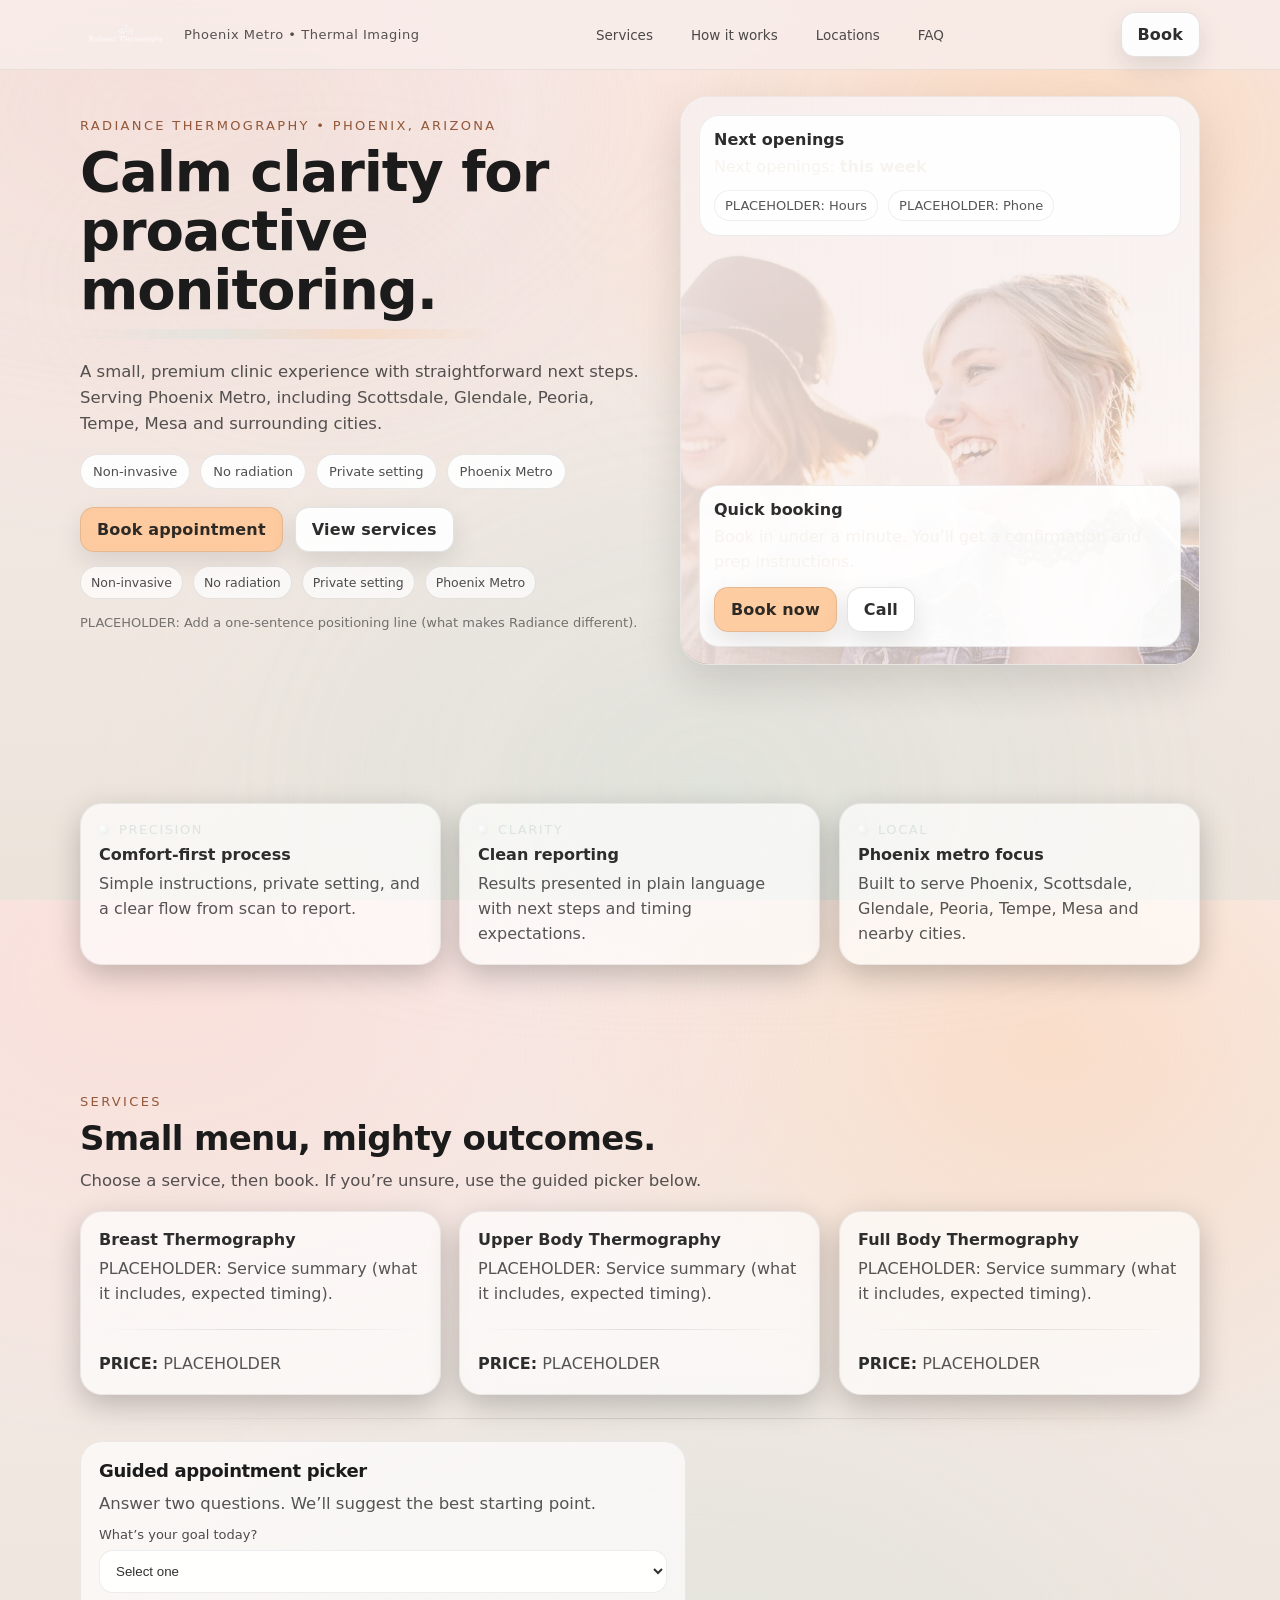
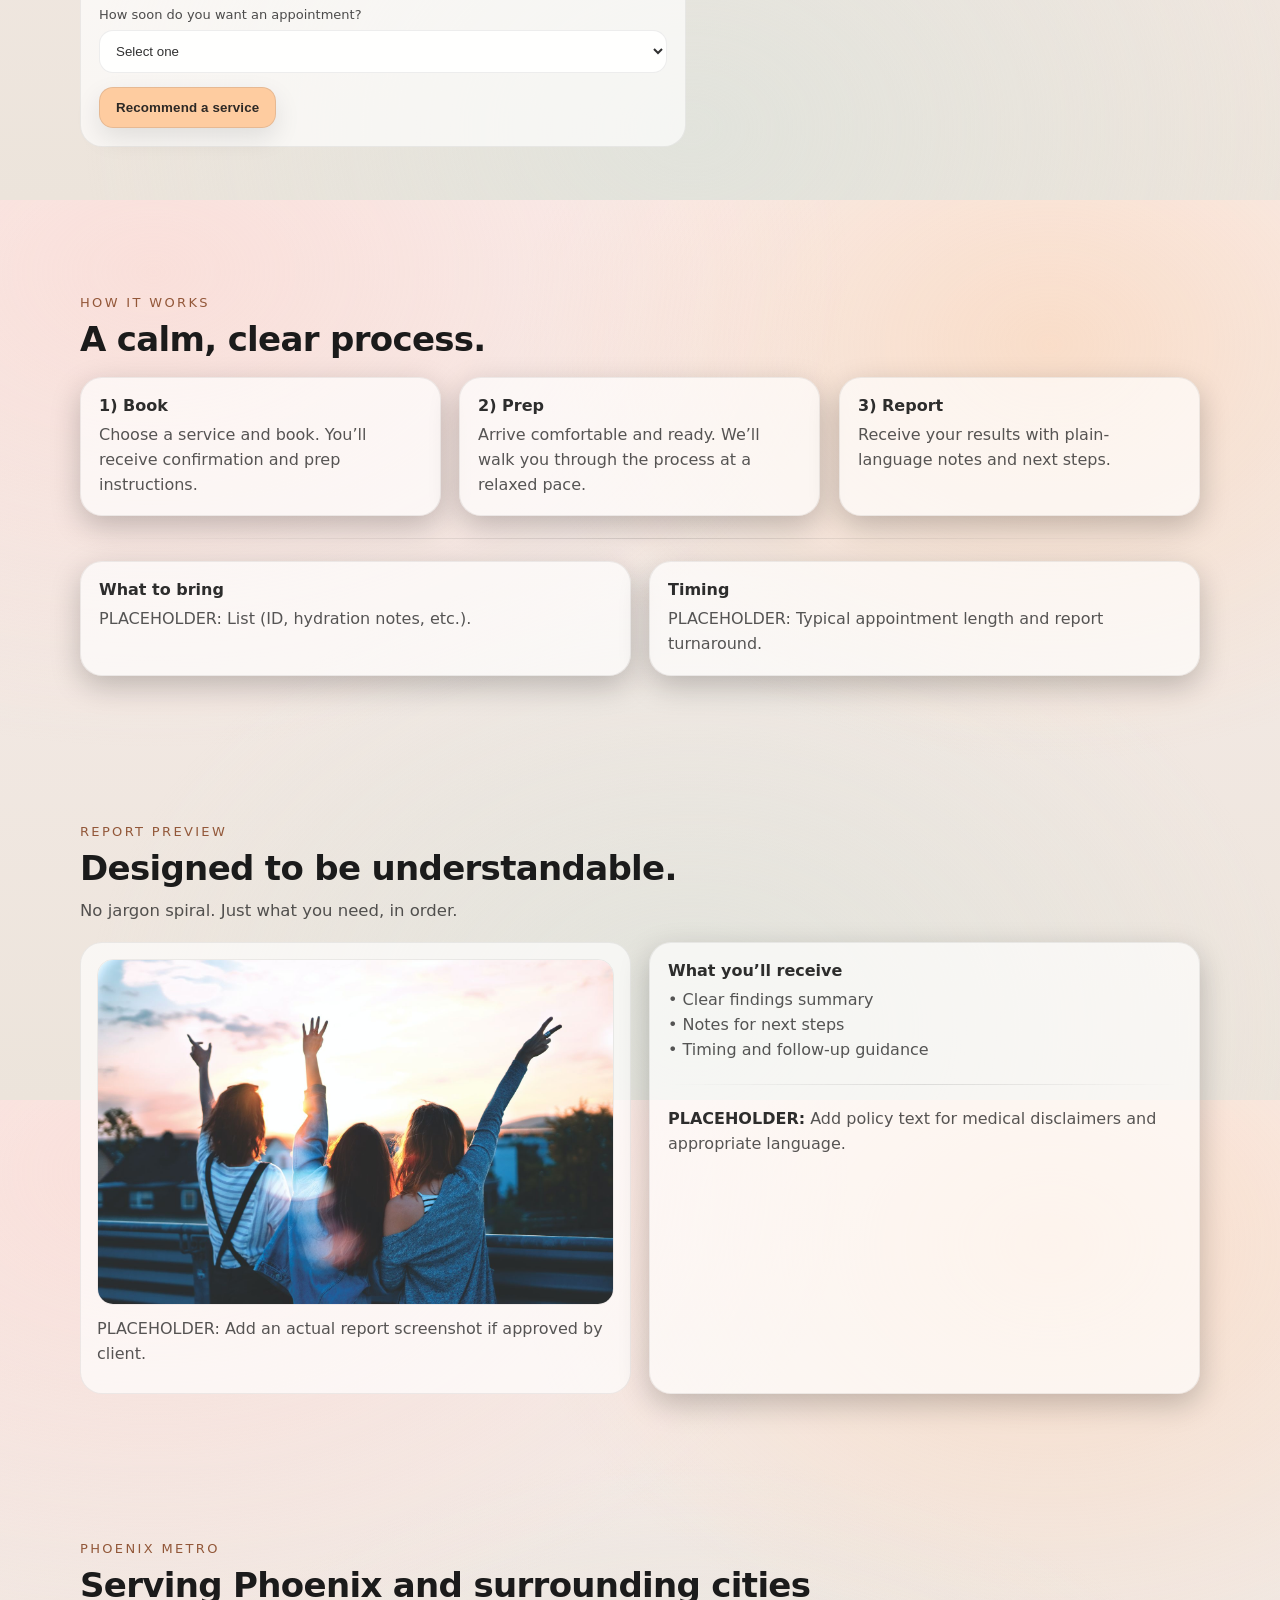
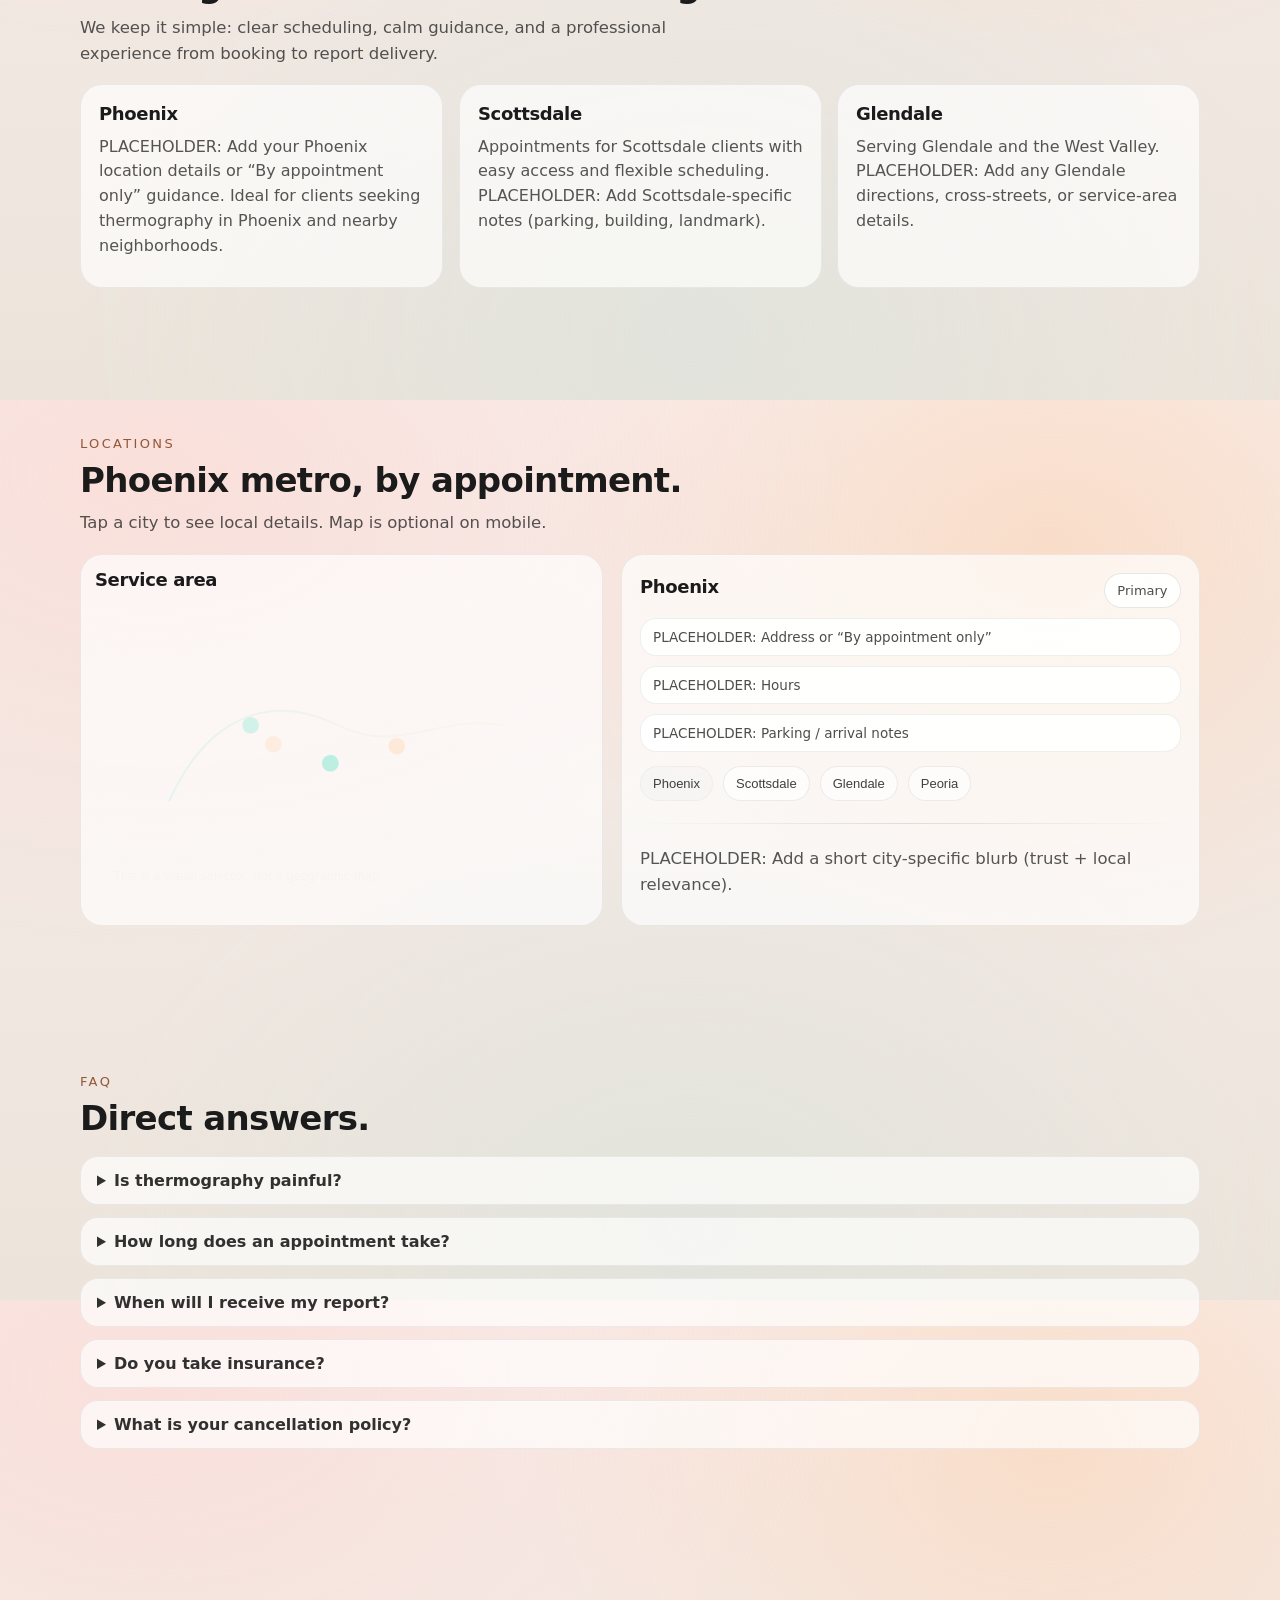
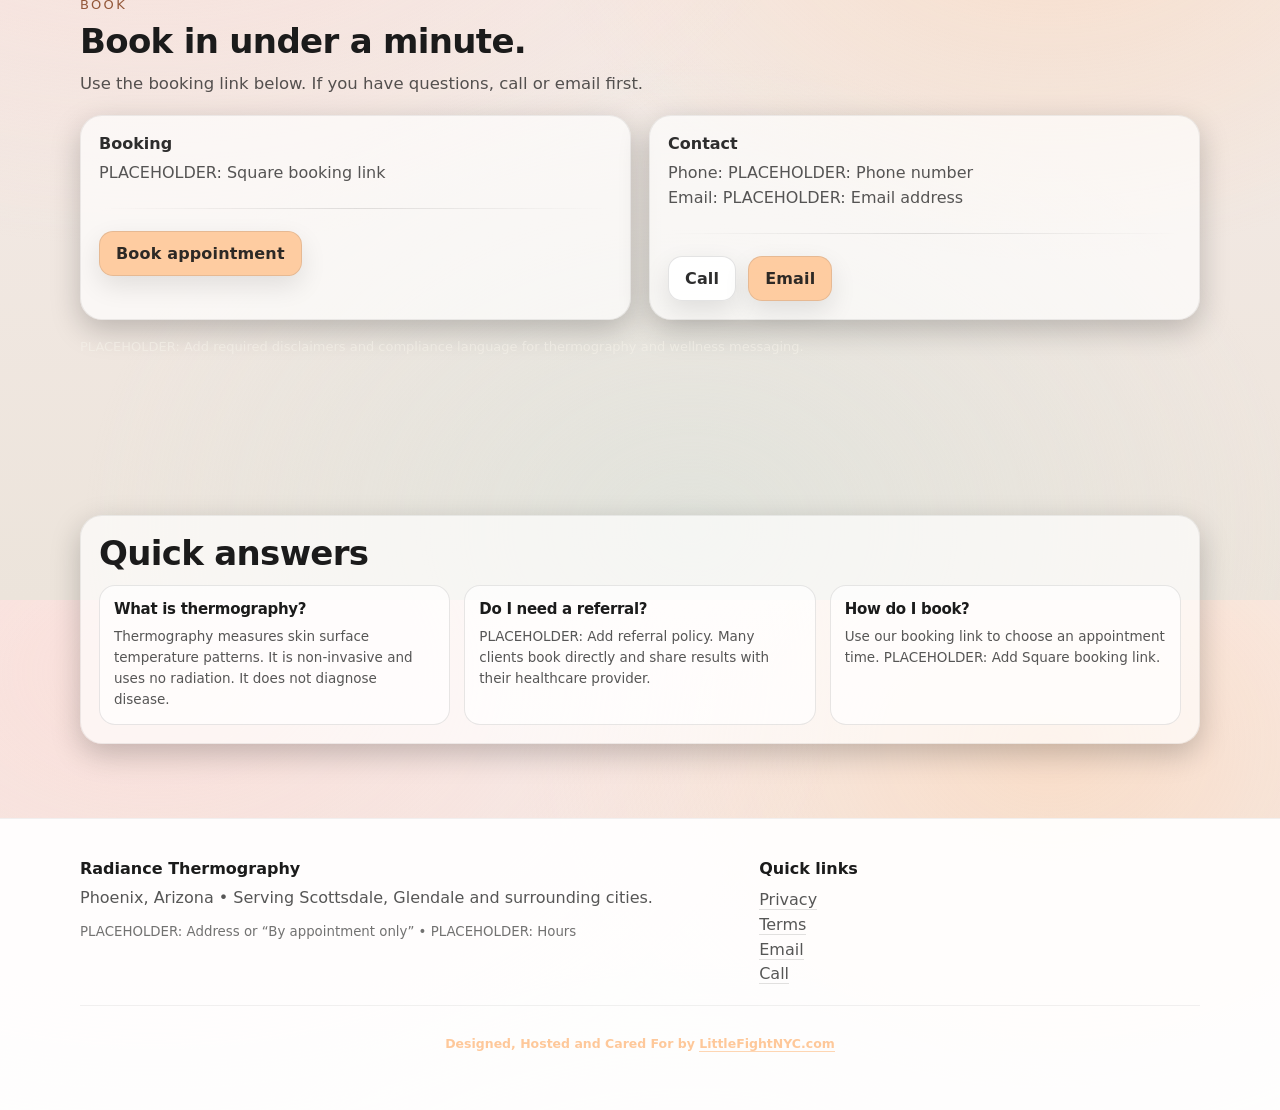
<file: index.html>
<!doctype html>
<html lang="en">
<head>
  <meta charset="utf-8" />
  <meta name="viewport" content="width=device-width,initial-scale=1" />
  <title>Radiance Thermography | Phoenix Thermography & Thermal Imaging</title>
  <meta name="description" content="Radiance Thermography in Phoenix, Arizona. Non-invasive thermal imaging with clear reporting. Serving Phoenix Metro including Glendale, Scottsdale and surrounding cities." />
  <link rel="canonical" href="https://PLACEHOLDER-DOMAIN.com/" />

  <!-- Social -->
  <meta property="og:title" content="Radiance Thermography | Phoenix Thermography & Thermal Imaging" />
  <meta property="og:description" content="Non-invasive thermal imaging with clear reporting. Serving Phoenix Metro." />
  <meta property="og:type" content="website" />
  <meta property="og:url" content="https://PLACEHOLDER-DOMAIN.com/" />
  <meta property="og:image" content="https://PLACEHOLDER-DOMAIN.com/assets/img/hero-1200.jpg" />
  <meta name="twitter:card" content="summary_large_image" />

  <!-- Icons -->
  <link rel="icon" type="image/png" href="./assets/img/favicon-64.png" />
  <link rel="apple-touch-icon" href="./assets/img/apple-touch-icon.png" />

  <link rel="stylesheet" href="./styles.css" />
</head>
<body data-build="v6-pastel">
  <div class="ambient" aria-hidden="true"></div>

  <header class="header">
    <div class="container">
      <div class="headerInner">
        <a class="brand" href="#top" aria-label="Radiance Thermography home">
          <img height="800" width="1200" loading="lazy" decoding="async" src="./assets/img/logo.png" alt="Radiance Thermography" />
          <span>Phoenix Metro • Thermal Imaging</span>
        </a>

        <nav class="nav" aria-label="Primary navigation">
          <a href="#services">Services</a>
          <a href="#how">How it works</a>
          <a href="#locations">Locations</a>
          <a href="#faq">FAQ</a>
        </nav>

        <div class="navActions">
          <a class="btn btn--ghost" href="#book">Book</a>
          <button class="iconBtn" id="navToggle" aria-expanded="false" aria-controls="mobileNav">Menu</button>
        </div>
      </div>

      <div class="mobileNav" id="mobileNav" aria-label="Mobile navigation">
        <a href="#services">Services</a>
        <a href="#how">How it works</a>
        <a href="#locations">Locations</a>
        <a href="#faq">FAQ</a>
        <a href="#book">Book</a>
      </div>
    </div>
  </header>

  <main id="top">

    <!-- HERO -->
    <section class="section section--hero section is-active" id="hero">
      <div class="spotlight" aria-hidden="true"></div>
      <div class="container">
        <div class="heroGrid">
          <div class="heroCopy reveal">
            <div class="kicker">Radiance Thermography • Phoenix, Arizona</div>
            <h1 class="heroTitle">
              Calm clarity for proactive monitoring.
              <span class="heroUnderline" aria-hidden="true"></span>
            </h1>
            <p class="lead">
              A small, premium clinic experience with straightforward next steps.
              Serving Phoenix Metro, including Scottsdale, Glendale, Peoria, Tempe, Mesa and surrounding cities.
            </p>

            <div class="badgeRow">
              <span class="chip">Non-invasive</span>
              <span class="chip">No radiation</span>
              <span class="chip">Private setting</span>
              <span class="chip">Phoenix Metro</span>
            </div>

            <div style="display:flex; gap:12px; flex-wrap:wrap; margin-top:18px;">
              <a class="btn" href="#book">Book appointment</a>
              <a class="btn btn--ghost" href="#services">View services</a>
            </div>

            <div class="heroTrust" aria-label="Trust highlights">
              <span class="trustPill">Non-invasive</span>
              <span class="trustPill">No radiation</span>
              <span class="trustPill">Private setting</span>
              <span class="trustPill">Phoenix Metro</span>
            </div>

            <p class="fineprint">PLACEHOLDER: Add a one-sentence positioning line (what makes Radiance different).</p>
          </div>

          <aside class="heroPanel reveal" data-tilt>
            <div class="heroPhoto" aria-hidden="true">
              <picture>
                <source type="image/webp" srcset="./assets/img/hero-1200.webp 1200w, ./assets/img/hero-2400.webp 2400w" sizes="(max-width: 920px) 92vw, 46vw">
                <img height="800" width="1200" src="./assets/img/hero-1200.jpg" alt="" loading="eager" decoding="async">
              </picture>
            </div>
            <div class="heroPanelInner">
              <div class="panelCard" data-tilt>
                <div class="panelTitle">Next openings</div>
                <p id="nextOpenings" style="margin:0; color:rgba(245,241,234,.78);">Next openings: <strong>this week</strong></p>
                <div class="panelMeta">
                  <span>PLACEHOLDER: Hours</span>
                  <span>PLACEHOLDER: Phone</span>
                </div>
              </div>

              <div class="panelCard" data-tilt>
                <div class="panelTitle">Quick booking</div>
                <p style="margin:0; color:rgba(245,241,234,.78);">
                  Book in under a minute. You’ll get a confirmation and prep instructions.
                </p>
                <div style="display:flex; gap:10px; margin-top:12px; flex-wrap:wrap;">
                  <a class="btn" href="PLACEHOLDER: Square booking link">Book now</a>
                  <a class="btn btn--ghost" href="tel:PLACEHOLDER-PHONE">Call</a>
                </div>
              </div>

            </div>
          </aside>
        </div>
      </div>
    </section>

    <!-- TRUST -->
    <section class="section section--tight" id="trust">
      <div class="spotlight" aria-hidden="true"></div>
      <div class="container">
        <div class="grid3">
          <div class="card reveal serviceCard" data-tilt>
            <div class="iconLine"><span class="iconDot"></span><span>Precision</span></div>
            <strong>Comfort-first process</strong>
            <p>Simple instructions, private setting, and a clear flow from scan to report.</p>
          </div>
          <div class="card reveal serviceCard" data-tilt>
            <div class="iconLine"><span class="iconDot"></span><span>Clarity</span></div>
            <strong>Clean reporting</strong>
            <p>Results presented in plain language with next steps and timing expectations.</p>
          </div>
          <div class="card reveal serviceCard" data-tilt>
            <div class="iconLine"><span class="iconDot"></span><span>Local</span></div>
            <strong>Phoenix metro focus</strong>
            <p>Built to serve Phoenix, Scottsdale, Glendale, Peoria, Tempe, Mesa and nearby cities.</p>
          </div>
        </div>
      </div>
    </section>

    <!-- SERVICES -->
    <section class="section" id="services">
      <div class="spotlight" aria-hidden="true"></div>
      <div class="container">
        <div class="kicker">Services</div>
        <h2 class="reveal">Small menu, mighty outcomes.</h2>
        <p class="lead reveal">Choose a service, then book. If you’re unsure, use the guided picker below.</p>

        <div class="grid3" style="margin-top:18px;">
          <div class="card reveal serviceCard" data-tilt>
            <strong>Breast Thermography</strong>
            <p>PLACEHOLDER: Service summary (what it includes, expected timing).</p>
            <div class="hr"></div>
            <p><strong>PRICE:</strong> PLACEHOLDER</p>
          </div>
          <div class="card reveal serviceCard" data-tilt>
            <strong>Upper Body Thermography</strong>
            <p>PLACEHOLDER: Service summary (what it includes, expected timing).</p>
            <div class="hr"></div>
            <p><strong>PRICE:</strong> PLACEHOLDER</p>
          </div>
          <div class="card reveal serviceCard" data-tilt>
            <strong>Full Body Thermography</strong>
            <p>PLACEHOLDER: Service summary (what it includes, expected timing).</p>
            <div class="hr"></div>
            <p><strong>PRICE:</strong> PLACEHOLDER</p>
          </div>
        </div>

        <div class="hr"></div>

        <div class="picker">
          <div class="form reveal">
            <h3 style="margin:0 0 10px;">Guided appointment picker</h3>
            <p class="lead" style="margin-top:0;">Answer two questions. We’ll suggest the best starting point.</p>

            <form id="recForm">
              <div class="field">
                <label for="goal">What’s your goal today?</label>
                <select id="goal" required>
                  <option value="" selected disabled>Select one</option>
                  <option value="baseline">Baseline / proactive monitoring</option>
                  <option value="specific">Focused concern (one area)</option>
                  <option value="full">Full body overview</option>
                </select>
              </div>

              <div class="field">
                <label for="timeline">How soon do you want an appointment?</label>
                <select id="timeline" required>
                  <option value="" selected disabled>Select one</option>
                  <option value="soon">This week</option>
                  <option value="month">This month</option>
                  <option value="later">No rush</option>
                </select>
              </div>

              <button class="btn" type="submit">Recommend a service</button>
            </form>
          </div>

          <div class="recommendation reveal" id="recCard" hidden>
            <h3 style="margin:0 0 10px;">Recommendation</h3>
            <p id="recText" class="lead" style="margin-top:0;"> </p>
            <div class="hr"></div>
            <a class="btn" id="recCta" href="#book">Book this service</a>
            <button class="btn btn--ghost" id="whyToggle" style="margin-top:10px;" aria-expanded="false" type="button">Why this recommendation</button>
            <p id="recWhy" class="lead" hidden style="margin-top:10px;"> </p>
          </div>
        </div>

      </div>
    </section>

    <!-- HOW IT WORKS -->
    <section class="section" id="how">
      <div class="spotlight" aria-hidden="true"></div>
      <div class="container">
        <div class="kicker">How it works</div>
        <h2 class="reveal">A calm, clear process.</h2>

        <div class="grid3" style="margin-top:18px;">
          <div class="card reveal step">
            <strong>1) Book</strong>
            <p>Choose a service and book. You’ll receive confirmation and prep instructions.</p>
          </div>
          <div class="card reveal step">
            <strong>2) Prep</strong>
            <p>Arrive comfortable and ready. We’ll walk you through the process at a relaxed pace.</p>
          </div>
          <div class="card reveal step">
            <strong>3) Report</strong>
            <p>Receive your results with plain-language notes and next steps.</p>
          </div>
        </div>

        <div class="hr"></div>

        <div class="grid2">
          <div class="card reveal">
            <strong>What to bring</strong>
            <p>PLACEHOLDER: List (ID, hydration notes, etc.).</p>
          </div>
          <div class="card reveal">
            <strong>Timing</strong>
            <p>PLACEHOLDER: Typical appointment length and report turnaround.</p>
          </div>
        </div>
      </div>
    </section>

    <!-- REPORT PREVIEW -->
    <section class="section" id="report">
      <div class="spotlight" aria-hidden="true"></div>
      <div class="container">
        <div class="kicker">Report preview</div>
        <h2 class="reveal">Designed to be understandable.</h2>
        <p class="lead reveal">No jargon spiral. Just what you need, in order.</p>

        <div class="grid2" style="margin-top:18px;">
          <div class="mockReport reveal" data-tilt>
            <img height="800" width="1200" src="./assets/img/calm-1600.jpg" alt="Calm clinic style image" loading="lazy" decoding="async">
            <p style="margin-top:12px;">PLACEHOLDER: Add an actual report screenshot if approved by client.</p>
          </div>
          <div class="card reveal">
            <strong>What you’ll receive</strong>
            <p>• Clear findings summary<br>• Notes for next steps<br>• Timing and follow-up guidance</p>
            <div class="hr"></div>
            <p><strong>PLACEHOLDER:</strong> Add policy text for medical disclaimers and appropriate language.</p>
          </div>
        </div>
      </div>
    </section>

    <!-- LOCATIONS -->
    
  <section class="section" id="cities">
    <div class="spotlight" aria-hidden="true"></div>
    <div class="container">
      <div class="sectionHead">
        <div class="kicker">Phoenix Metro</div>
        <h2>Serving Phoenix and surrounding cities</h2>
        <p class="lead">We keep it simple: clear scheduling, calm guidance, and a professional experience from booking to report delivery.</p>
      </div>

      <div class="cityGrid">
        <div class="cityCard reveal" data-tilt>
          <h3>Phoenix</h3>
          <p>PLACEHOLDER: Add your Phoenix location details or “By appointment only” guidance. Ideal for clients seeking thermography in Phoenix and nearby neighborhoods.</p>
        </div>
        <div class="cityCard reveal" data-tilt>
          <h3>Scottsdale</h3>
          <p>Appointments for Scottsdale clients with easy access and flexible scheduling. PLACEHOLDER: Add Scottsdale-specific notes (parking, building, landmark).</p>
        </div>
        <div class="cityCard reveal" data-tilt>
          <h3>Glendale</h3>
          <p>Serving Glendale and the West Valley. PLACEHOLDER: Add any Glendale directions, cross-streets, or service-area details.</p>
        </div>
      </div>
    </div>
  </section>

<section class="section" id="locations">
      <div class="spotlight" aria-hidden="true"></div>
      <div class="container">
        <div class="kicker">Locations</div>
        <h2 class="reveal">Phoenix metro, by appointment.</h2>
        <p class="lead reveal">Tap a city to see local details. Map is optional on mobile.</p>

        <div class="locationWrap" style="margin-top:18px;">
          <div class="mapCard reveal is-collapsed" id="mapCard">
            <div class="mapTop">
              <h3>Service area</h3>
              <button class="mapToggle" id="mapToggle" type="button" aria-expanded="false">View map</button>
            </div>

            <!-- Simple abstract map (not geographic) -->
            <svg class="mapSvg" viewBox="0 0 520 320" role="img" aria-label="Phoenix Metro map selector">
              <defs>
                <linearGradient id="g1" x1="0" x2="1">
                  <stop offset="0" stop-color="rgba(127,230,209,.35)"/>
                  <stop offset="1" stop-color="rgba(255,215,178,.22)"/>
                </linearGradient>
              </defs>
              <rect x="0" y="0" width="520" height="320" rx="18" fill="rgba(255,255,255,.02)" stroke="rgba(255,255,255,.08)"/>
              <path d="M78 212 C120 120, 186 98, 256 132 C320 164, 360 120, 430 132" fill="none" stroke="url(#g1)" stroke-width="2" opacity=".55"/>
              <g opacity=".95">
                <circle class="pin" id="pin-phoenix" cx="248" cy="172" r="9" fill="rgba(127,230,209,.55)" stroke="rgba(255,255,255,.25)" />
                <circle class="pin" id="pin-scottsdale" cx="318" cy="154" r="9" fill="rgba(255,215,178,.45)" stroke="rgba(255,255,255,.25)" />
                <circle class="pin" id="pin-glendale" cx="188" cy="152" r="9" fill="rgba(255,215,178,.35)" stroke="rgba(255,255,255,.25)" />
                <circle class="pin" id="pin-peoria" cx="164" cy="132" r="9" fill="rgba(127,230,209,.35)" stroke="rgba(255,255,255,.25)" />
              </g>
              <text x="20" y="295" fill="rgba(245,241,234,.60)" font-size="12">This is a visual selector, not a geographic map.</text>
            </svg>
          </div>

          <div class="cityCard reveal" id="cityCard" data-tilt>
            <div class="cityTitle">
              <h3 id="cityName">Phoenix</h3>
              <span class="chip" id="cityTag">Primary</span>
            </div>

            <div class="cityMeta">
              <div class="line" id="cityAddress">PLACEHOLDER: Address or “By appointment only”</div>
              <div class="line" id="cityHours">PLACEHOLDER: Hours</div>
              <div class="line" id="cityParking">PLACEHOLDER: Parking / arrival notes</div>
            </div>

            <div class="cityChips" role="group" aria-label="Choose a city">
              <button type="button" data-city="phoenix" aria-pressed="true">Phoenix</button>
              <button type="button" data-city="scottsdale" aria-pressed="false">Scottsdale</button>
              <button type="button" data-city="glendale" aria-pressed="false">Glendale</button>
              <button type="button" data-city="peoria" aria-pressed="false">Peoria</button>
            </div>

            <div class="hr"></div>
            <p class="lead" style="margin-top:0;">
              PLACEHOLDER: Add a short city-specific blurb (trust + local relevance).
            </p>
          </div>
        </div>
      </div>
    </section>

    <!-- FAQ -->
    <section class="section" id="faq">
      <div class="spotlight" aria-hidden="true"></div>
      <div class="container">
        <div class="kicker">FAQ</div>
        <h2 class="reveal">Direct answers.</h2>

        <div class="faq" style="margin-top:18px;">
          <details class="faqItem reveal">
            <summary>Is thermography painful?</summary>
            <p>No. PLACEHOLDER: Add client-approved language describing comfort level.</p>
          </details>

          <details class="faqItem reveal">
            <summary>How long does an appointment take?</summary>
            <p>PLACEHOLDER: Typical timing for visit (e.g., 30–60 minutes).</p>
          </details>

          <details class="faqItem reveal">
            <summary>When will I receive my report?</summary>
            <p>PLACEHOLDER: Turnaround time and how it’s delivered.</p>
          </details>

          <details class="faqItem reveal">
            <summary>Do you take insurance?</summary>
            <p>PLACEHOLDER: Policy statement. (Most clinics provide receipts for self-submission.)</p>
          </details>

          <details class="faqItem reveal">
            <summary>What is your cancellation policy?</summary>
            <p>PLACEHOLDER: Cancellation / reschedule rules.</p>
          </details>
        </div>
      </div>
    </section>

    <!-- BOOK -->
    <section class="section section--cta" id="book">
      <div class="spotlight" aria-hidden="true"></div>
      <div class="container">
        <div class="kicker">Book</div>
        <h2 class="reveal">Book in under a minute.</h2>
        <p class="lead reveal">Use the booking link below. If you have questions, call or email first.</p>

        <div class="grid2" style="margin-top:18px;">
          <div class="card reveal">
            <strong>Booking</strong>
            <p>PLACEHOLDER: Square booking link</p>
            <div class="hr"></div>
            <a class="btn" href="PLACEHOLDER: Square booking link">Book appointment</a>
          </div>

          <div class="card reveal">
            <strong>Contact</strong>
            <p>Phone: PLACEHOLDER: Phone number<br>
               Email: PLACEHOLDER: Email address</p>
            <div class="hr"></div>
            <div style="display:flex; gap:12px; flex-wrap:wrap;">
              <a class="btn btn--ghost" href="tel:PLACEHOLDER-PHONE">Call</a>
              <a class="btn" href="mailto:PLACEHOLDER-EMAIL">Email</a>
            </div>
          </div>
        </div>

        <p style="margin-top:18px; color:rgba(245,241,234,.60); font-size:13px;" class="reveal">
          PLACEHOLDER: Add required disclaimers and compliance language for thermography and wellness messaging.
        </p>
      </div>
    </section>

  </main>

  <!-- Mobile Sticky CTA -->
  <div class="stickyCta" id="stickyCta" aria-label="Quick actions">
    <a class="primary" href="PLACEHOLDER: Square booking link">Book</a>
    <a class="secondary" href="tel:PLACEHOLDER-PHONE">Call</a>
  </div>

  
  <section class="section" id="aeo">
    <div class="container">
      <div class="card aeoSnippets">
        <h2>Quick answers</h2>
        <div class="qaGrid">
          <div class="qaItem">
            <h3>What is thermography?</h3>
            <p>Thermography measures skin surface temperature patterns. It is non-invasive and uses no radiation. It does not diagnose disease.</p>
          </div>
          <div class="qaItem">
            <h3>Do I need a referral?</h3>
            <p>PLACEHOLDER: Add referral policy. Many clients book directly and share results with their healthcare provider.</p>
          </div>
          <div class="qaItem">
            <h3>How do I book?</h3>
            <p>Use our booking link to choose an appointment time. PLACEHOLDER: Add Square booking link.</p>
          </div>
        </div>
      </div>
    </div>
  </section>


<footer class="footer" id="contact">
    <div class="container">
      <div class="footerGrid">
        <div>
          <strong>Radiance Thermography</strong>
          <p style="margin-top:8px;">Phoenix, Arizona • Serving Scottsdale, Glendale and surrounding cities.</p>
          <small>PLACEHOLDER: Address or “By appointment only” • PLACEHOLDER: Hours</small>
</div>

        <div>
          <strong>Quick links</strong>
          <p style="margin:10px 0 0;">
            <a href="./privacy.html">Privacy</a><br>
            <a href="./terms.html">Terms</a><br>
            <a href="mailto:PLACEHOLDER-EMAIL">Email</a><br>
            <a href="tel:PLACEHOLDER-PHONE">Call</a>
          </p>
        </div>
      </div>

      <div class="footerBottom">
        <p class="footerCredit">Designed, Hosted and Cared For by <a href="https://LittleFightNYC.com" target="_blank" rel="noopener">LittleFightNYC.com</a></p>
      </div>


    </div>

    <span class="srOnly" id="buildVersion">Build: v6-pastel</span>
  </footer>
<!-- LocalBusiness + FAQ Schema (placeholders to be replaced with real info) -->
  <script type="application/ld+json">
  {
    "@context": "https://schema.org",
    "@graph": [
      {
        "@type": ["LocalBusiness", "MedicalBusiness"],
        "name": "Radiance Thermography",
        "url": "https://PLACEHOLDER-DOMAIN.com/",
        "image": "https://PLACEHOLDER-DOMAIN.com/assets/img/hero-1200.jpg",
        "telephone": "PLACEHOLDER: Phone number",
        "email": "PLACEHOLDER: Email address",
        "areaServed": ["Phoenix, AZ","Scottsdale, AZ","Glendale, AZ","Peoria, AZ","Tempe, AZ","Mesa, AZ"],
        "address": {
          "@type": "PostalAddress",
          "streetAddress": "PLACEHOLDER: Street address or omit if service-area-only",
          "addressLocality": "Phoenix",
          "addressRegion": "AZ",
          "postalCode": "PLACEHOLDER",
          "addressCountry": "US"
        },
        "openingHoursSpecification": [{
          "@type": "OpeningHoursSpecification",
          "dayOfWeek": ["Monday","Tuesday","Wednesday","Thursday","Friday"],
          "opens": "PLACEHOLDER",
          "closes": "PLACEHOLDER"
        }],
        "sameAs": ["PLACEHOLDER: Social links if any"],
        "priceRange": "PLACEHOLDER"
      },
      {
        "@type": "FAQPage",
        "mainEntity": [
          {
            "@type": "Question",
            "name": "Is thermography painful?",
            "acceptedAnswer": { "@type": "Answer", "text": "No. PLACEHOLDER: Add client-approved comfort language." }
          },
          {
            "@type": "Question",
            "name": "How long does an appointment take?",
            "acceptedAnswer": { "@type": "Answer", "text": "PLACEHOLDER: Typical timing for the visit." }
          },
          {
            "@type": "Question",
            "name": "When will I receive my report?",
            "acceptedAnswer": { "@type": "Answer", "text": "PLACEHOLDER: Turnaround time and delivery method." }
          },
          {
            "@type": "Question",
            "name": "Do you take insurance?",
            "acceptedAnswer": { "@type": "Answer", "text": "PLACEHOLDER: Insurance policy statement." }
          },
          {
            "@type": "Question",
            "name": "What is your cancellation policy?",
            "acceptedAnswer": { "@type": "Answer", "text": "PLACEHOLDER: Cancellation and reschedule rules." }
          }
        ]
      }
    ]
  }
  </script>

  <script src="./app.js"></script>
</body>
</html>
</file>
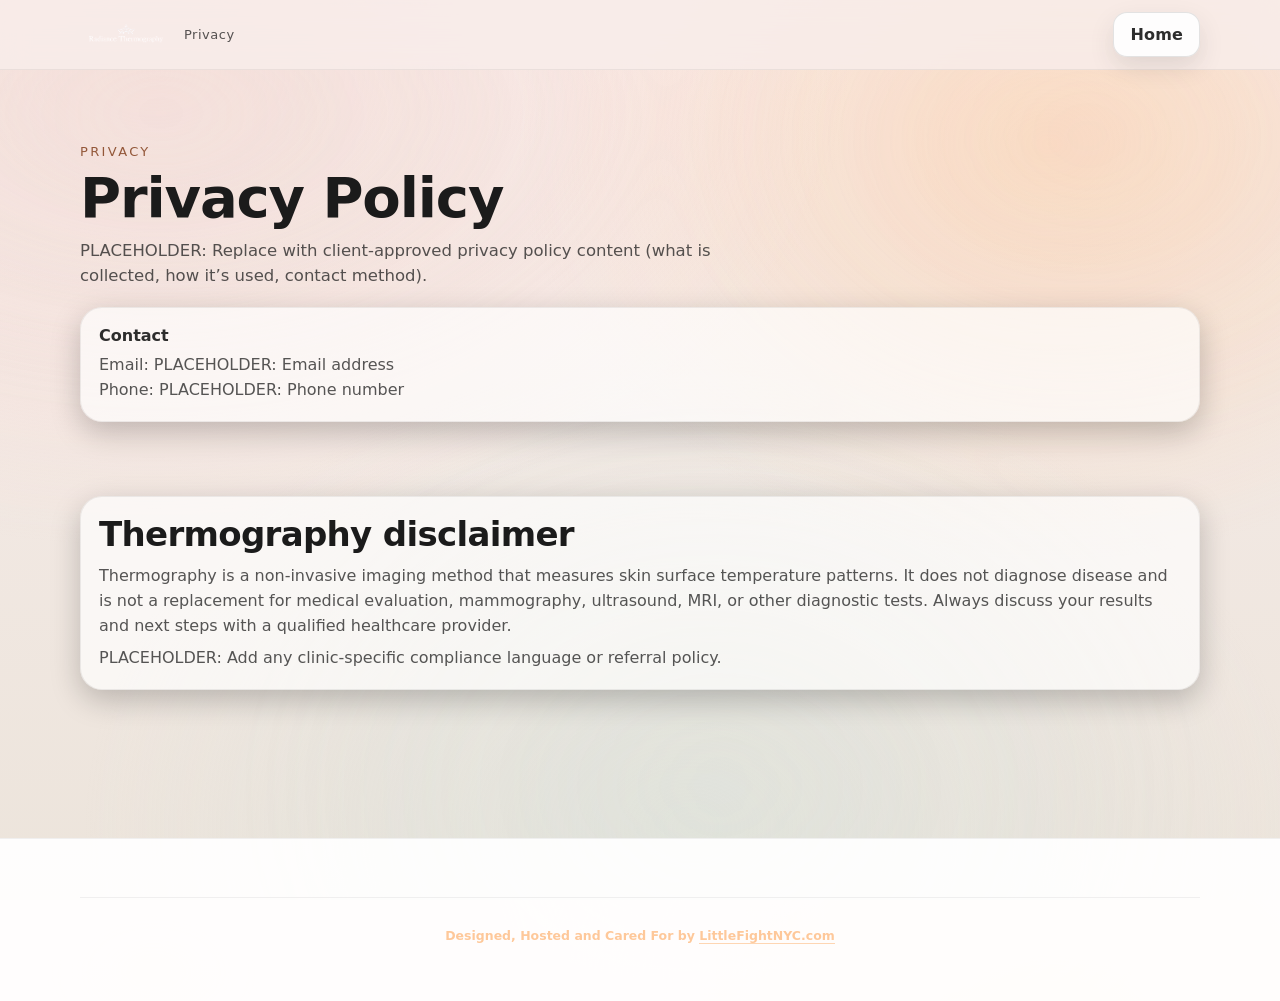
<file: privacy.html>
<!doctype html>
<html lang="en">
<head>
  <meta charset="utf-8" />
  <meta name="viewport" content="width=device-width,initial-scale=1" />
  <title>Privacy Policy | Radiance Thermography</title>
  <meta name="description" content="Privacy Policy for Radiance Thermography." />
  <link rel="stylesheet" href="./styles.css" />
</head>
<body>
  <div class="ambient" aria-hidden="true"></div>
  <header class="header">
    <div class="container">
      <div class="headerInner">
        <a class="brand" href="./index.html">
          <img src="./assets/img/logo.png" alt="Radiance Thermography" />
          <span>Privacy</span>
        </a>
        <a class="btn btn--ghost" href="./index.html">Home</a>
      </div>
    </div>
  </header>

  <main class="section">
    <div class="container">
      <div class="kicker">Privacy</div>
      <h1>Privacy Policy</h1>
      <p class="lead">PLACEHOLDER: Replace with client-approved privacy policy content (what is collected, how it’s used, contact method).</p>

      <div class="card" style="margin-top:18px;">
        <strong>Contact</strong>
        <p>Email: PLACEHOLDER: Email address<br>Phone: PLACEHOLDER: Phone number</p>
      </div>
    </div>
  <section class="section">
  <div class="container">
    <div class="card">
      <h2>Thermography disclaimer</h2>
      <p>Thermography is a non-invasive imaging method that measures skin surface temperature patterns. It does not diagnose disease and is not a replacement for medical evaluation, mammography, ultrasound, MRI, or other diagnostic tests. Always discuss your results and next steps with a qualified healthcare provider.</p>
      <p>PLACEHOLDER: Add any clinic-specific compliance language or referral policy.</p>
    </div>
  </div>
</section>
</main>

  <footer class="footer">
    <div class="container">

      <div class="footerBottom">
        <p class="footerCredit">Designed, Hosted and Cared For by <a href="https://LittleFightNYC.com" target="_blank" rel="noopener">LittleFightNYC.com</a></p>
      </div>


</div>
</footer>
</body>
</html>
</file>
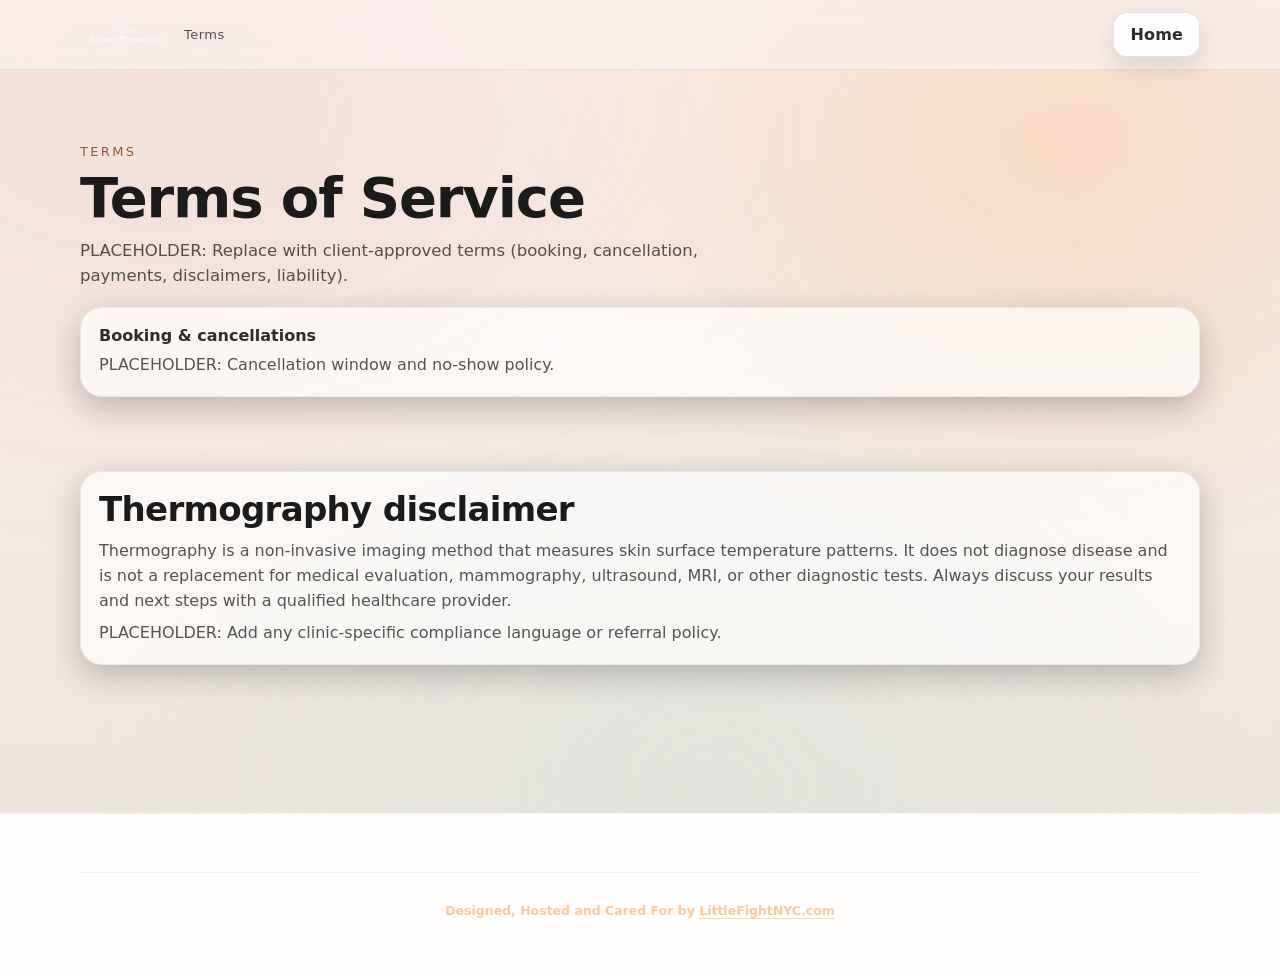
<file: terms.html>
<!doctype html>
<html lang="en">
<head>
  <meta charset="utf-8" />
  <meta name="viewport" content="width=device-width,initial-scale=1" />
  <title>Terms | Radiance Thermography</title>
  <meta name="description" content="Terms of Service for Radiance Thermography." />
  <link rel="stylesheet" href="./styles.css" />
</head>
<body>
  <div class="ambient" aria-hidden="true"></div>
  <header class="header">
    <div class="container">
      <div class="headerInner">
        <a class="brand" href="./index.html">
          <img src="./assets/img/logo.png" alt="Radiance Thermography" />
          <span>Terms</span>
        </a>
        <a class="btn btn--ghost" href="./index.html">Home</a>
      </div>
    </div>
  </header>

  <main class="section">
    <div class="container">
      <div class="kicker">Terms</div>
      <h1>Terms of Service</h1>
      <p class="lead">PLACEHOLDER: Replace with client-approved terms (booking, cancellation, payments, disclaimers, liability).</p>

      <div class="card" style="margin-top:18px;">
        <strong>Booking & cancellations</strong>
        <p>PLACEHOLDER: Cancellation window and no-show policy.</p>
      </div>
    </div>
  <section class="section">
  <div class="container">
    <div class="card">
      <h2>Thermography disclaimer</h2>
      <p>Thermography is a non-invasive imaging method that measures skin surface temperature patterns. It does not diagnose disease and is not a replacement for medical evaluation, mammography, ultrasound, MRI, or other diagnostic tests. Always discuss your results and next steps with a qualified healthcare provider.</p>
      <p>PLACEHOLDER: Add any clinic-specific compliance language or referral policy.</p>
    </div>
  </div>
</section>
</main>

  <footer class="footer">
    <div class="container">

      <div class="footerBottom">
        <p class="footerCredit">Designed, Hosted and Cared For by <a href="https://LittleFightNYC.com" target="_blank" rel="noopener">LittleFightNYC.com</a></p>
      </div>


</div>
</footer>
</body>
</html>
</file>
<file: styles.css>
/* Radiance Thermography — Premium Static Site (HTML/CSS/JS)
   Notes:
   - Client-facing placeholders are marked as: PLACEHOLDER: ...
   - No developer dialogue is displayed. */

:root{
  /* Palette (user provided) */
  --powder-blush:#fec5bb;
  --almond-silk:#fcd5ce;
  --soft-blush:#fae1dd;
  --seashell:#f8edeb;
  --alabaster-grey:#e8e8e4;
  --alabaster-grey-2:#d8e2dc;
  --linen:#ece4db;
  --powder-petal:#ffe5d9;
  --peach-fuzz:#ffd7ba;
  --peach-glow:#fec89a;

  /* Core UI */
  --bg0: var(--seashell);
  --bg1: var(--linen);
  --ink:#1b1b1b;
  --muted: rgba(27,27,27,.74);
  --muted2: rgba(27,27,27,.58);

  --mint: var(--alabaster-grey-2);
  --peach: var(--peach-glow);

  --card: rgba(255,255,255,.70);
  --card2: rgba(255,255,255,.84);
  --stroke: rgba(27,27,27,.10);
  --stroke2: rgba(254,200,154,.60);

  --shadow: 0 18px 44px rgba(0,0,0,.12);

  --radius:22px;
  --radius2:28px;

  --ease-out:cubic-bezier(.16,1,.3,1);
  --ease-inout:cubic-bezier(.65,0,.35,1);
}


/* Base */
*{ box-sizing:border-box; }
html,body{ height:100%; }
body{
  margin:0;
  font-family: ui-sans-serif, system-ui, -apple-system, Segoe UI, Roboto, Arial, sans-serif;
  color:var(--ink);
    background:
              radial-gradient(1200px 820px at 12% 8%, rgba(252,213,206,.55), transparent 58%),
              radial-gradient(920px 720px at 82% 16%, rgba(254,200,154,.40), transparent 58%),
              radial-gradient(980px 760px at 54% 92%, rgba(216,226,220,.55), transparent 62%),
              linear-gradient(180deg, #f8edeb, #ece4db);
  overflow-x:hidden;
  scroll-behavior:smooth;
}

a{ color:inherit; }

.container{
  width:min(1120px, 92vw);
  margin:0 auto;
}

.section{
  padding: 74px 0;
  position: relative;
}

.section--tight{ padding: 54px 0; }
.section--hero{ padding: 26px 0 84px; }

h1,h2,h3{ letter-spacing:-.02em; margin:0 0 10px; }
h1{ font-size: clamp(34px, 5vw, 56px); line-height: 1.05; }
h2{ font-size: clamp(24px, 3.2vw, 34px); line-height: 1.15; }
h3{ font-size: 18px; line-height: 1.2; }

p{ margin: 10px 0; color:var(--muted); line-height: 1.55; }
.lead{ font-size: 16.5px; color: var(--muted); max-width: 62ch; }

.kicker{
  font-size: 13px;
  text-transform: uppercase;
  letter-spacing: .18em;
  color: rgba(138,75,42,.92);
  margin-bottom: 10px;
}

.badgeRow{
  display:flex;
  flex-wrap:wrap;
  gap:10px;
  margin-top: 18px;
}
.chip{
  display:inline-flex;
  align-items:center;
  gap:8px;
  padding: 9px 12px;
  border-radius: 999px;
  background: rgba(255,255,255,0.92);
  border: 1px solid rgba(27,27,27,.10);
  color: rgba(27,27,27,.78);
  font-size: 13px;
  position: relative;
  overflow: hidden;
}

.hr{
  height:1px;
  background: linear-gradient(90deg, transparent, rgba(27,27,27,.12), transparent);
  margin: 22px 0;
}

/* Ambient overlay (scroll-driven vars are set by JS) */
.ambient{
  position: fixed;
  inset: -10%;
  background:
    radial-gradient(900px 520px at 20% 20%, rgba(216,226,220,.18), transparent 55%),
    radial-gradient(700px 520px at 78% 22%, rgba(254,200,154,.14), transparent 60%),
    radial-gradient(780px 620px at 55% 80%, rgba(216,226,220,.10), transparent 62%);
  filter: blur(26px);
  opacity: var(--amb-o, .92);
  transform: translate3d(var(--amb-x, 0px), var(--amb-y, 0px), 0) scale(1.04);
  pointer-events:none;
  z-index:-1;
}

/* Header */
.header{
  position: sticky;
  top: 0;
  z-index: 50;
  background: rgba(248,237,235,.82);
  backdrop-filter: blur(14px);
  border-bottom: 1px solid rgba(27,27,27,0.06);
}
.headerInner{
  display:flex;
  align-items:center;
  justify-content:space-between;
  gap: 14px;
  padding: 12px 0;
}
.brand{
  display:flex;
  align-items:center;
  gap: 12px;
  text-decoration:none;
}
.brand img{
  height: 34px;
  width:auto;
  display:block;
}
.brand span{
  font-size: 13px;
  color: rgba(27,27,27,.74);
  letter-spacing:.04em;
}

.nav{
  display:flex;
  align-items:center;
  gap: 18px;
}
.nav a{
  text-decoration:none;
  font-size: 13.5px;
  color: rgba(27,27,27,.78);
  padding: 10px 10px;
  border-radius: 999px;
  transition: background .25s var(--ease-out), color .25s var(--ease-out);
}
.nav a:hover{
  background: rgba(255,255,255,0.68);
  color: rgba(27,27,27,.92);
}

.navActions{
  display:flex;
  align-items:center;
  gap:10px;
}

.iconBtn{
  display:none;
  border: 1px solid rgba(27,27,27,0.08);
  background: rgba(255,255,255,0.68);
  color: rgba(27,27,27,.9);
  border-radius: 12px;
  padding: 10px 12px;
  cursor:pointer;
}

/* Buttons */
.btn{
  display:inline-flex;
  align-items:center;
  justify-content:center;
  gap: 10px;
  padding: 12px 16px;
  border-radius: 14px;
  border: 1px solid rgba(27,27,27,.10);
  background: rgba(254,200,154,.92);
  color: rgba(27,27,27,.92);
  text-decoration:none;
  font-weight: 650;
  letter-spacing:.01em;
  box-shadow: 0 10px 26px rgba(0,0,0,.10);
  transition: transform .18s var(--ease-out), background .35s var(--ease-out), border-color .35s var(--ease-out), box-shadow .35s var(--ease-out);
}
.btn:hover{
  background: rgba(254,200,154,.98);
  border-color: rgba(27,27,27,.14);
  box-shadow: 0 16px 40px rgba(0,0,0,.12);
}
.btn:hover{
  background: rgba(216,226,220,.15);
  border-color: rgba(216,226,220,.38);
  box-shadow: 0 16px 44px rgba(0,0,0,.10);
}
.btn:active{ transform: translateY(1px); }
.btn--ghost{
  background: rgba(255,255,255,0.92);
  border-color: rgba(27,27,27,.12);
}
.btn--ghost:hover{
  background: rgba(255,255,255,0.92);
}
.btn--ghost:hover{
  background: rgba(255,255,255,0.70);
  border-color: rgba(255,255,255,.16);
}

/* Hero */
.heroGrid{
  display:grid;
  grid-template-columns: 1.05fr .95fr;
  gap: 26px;
  align-items: stretch;
}
.heroCopy{
  padding: 22px 0;
}
.heroTitle{
  position: relative;
  display:inline-block;
}
.heroUnderline{
  display:block;
  height: 10px;
  margin-top: 10px;
  width: 72%;
  border-radius: 999px;
  background: linear-gradient(90deg,
    rgba(216,226,220,.00),
    rgba(216,226,220,.55),
    rgba(254,200,154,.35),
    rgba(216,226,220,.00)
  );
  transform-origin:left;
  transform: scaleX(.2);
  opacity:.7;
  animation: underlineIn 1.4s var(--ease-out) .2s forwards;
  transition: filter .6s var(--ease-out), opacity .6s var(--ease-out);
}
.heroUnderline.is-awake{
  filter: blur(.2px) drop-shadow(0 0 18px rgba(216,226,220,.25));
  opacity: 1;
}
@keyframes underlineIn{ to{ transform: scaleX(1); opacity: .95; } }

.heroPanel{
  border-radius: var(--radius2);
  border: 1px solid rgba(27,27,27,0.07);
  background: rgba(255,255,255,0.66);
  box-shadow: var(--shadow);
  overflow:hidden;
  position: relative;
  transform: translate3d(0, var(--panel-y, 0px), 0);
  will-change: transform;
}
.heroPhoto{
  position:absolute;
  inset:0;
}
.heroPhoto picture, .heroPhoto img{
  width:100%;
  height:100%;
  display:block;
}
.heroPhoto img{
  object-fit: cover;
  transform: scale(1.05);
}
.heroPhoto::after{
  content:"";
  position:absolute;
  inset:0;
  background:
    linear-gradient(90deg, rgba(248,237,235,.88), rgba(248,237,235,.58)),
    radial-gradient(900px 520px at 75% 20%, rgba(216,226,220,.18), transparent 55%);
}
.heroPanelInner{
  position: relative;
  z-index: 2;
  padding: 18px;
  height: 100%;
  display:flex;
  flex-direction:column;
  justify-content:space-between;
  gap: 14px;
}
.panelCard{
  border-radius: 20px;
  background: rgba(255,255,255,0.92);
  border: 1px solid rgba(27,27,27,0.08);
  padding: 14px;
}
.panelTitle{
  font-weight: 700;
  color: rgba(27,27,27,.92);
  margin:0 0 6px;
}
.panelMeta{
  display:flex;
  flex-wrap:wrap;
  gap: 10px;
  margin-top: 10px;
  color: rgba(27,27,27,.74);
  font-size: 13px;
}
.panelMeta span{
  padding: 7px 10px;
  border-radius: 999px;
  background: rgba(255,255,255,0.68);
  border: 1px solid rgba(27,27,27,0.07);
}

/* Cards + grids */
.grid2{
  display:grid;
  grid-template-columns: 1fr 1fr;
  gap: 18px;
}
.grid3{
  display:grid;
  grid-template-columns: repeat(3, 1fr);
  gap: 18px;
}
.card{
  border-radius: var(--radius);
  border: 1px solid rgba(27,27,27,0.07);
  background: rgba(255,255,255,0.66);
  padding: 18px;
  box-shadow: 0 10px 30px rgba(0,0,0,.22);
}
.card strong{ color: rgba(27,27,27,.92); }
.card p{ margin: 8px 0 0; }

.iconLine{
  display:flex;
  align-items:center;
  gap: 10px;
  margin-bottom: 8px;
}
.iconDot{
  width: 10px; height: 10px; border-radius: 999px;
  background: radial-gradient(circle at 30% 30%, rgba(255,255,255,.8), rgba(216,226,220,.55));
  box-shadow: 0 0 18px rgba(216,226,220,.25);
}
.iconLine span{
  font-size: 13px;
  color: rgba(216,226,220,.9);
  letter-spacing:.12em;
  text-transform:uppercase;
}

/* Guided picker */
.picker{
  display:grid;
  grid-template-columns: 1.1fr .9fr;
  gap: 18px;
  align-items:start;
}
.form{
  border-radius: var(--radius);
  border: 1px solid rgba(27,27,27,0.07);
  background: rgba(255,255,255,0.66);
  padding: 18px;
}
.field{
  display:flex;
  flex-direction:column;
  gap: 8px;
  margin-bottom: 14px;
}
label{
  font-size: 13px;
  color: rgba(27,27,27,.78);
}
select, input{
  padding: 12px 12px;
  border-radius: 14px;
  border: 1px solid rgba(27,27,27,0.08);
  background: rgba(255,255,255,0.92);
  color: rgba(27,27,27,.90);
  outline:none;
}
select:focus, input:focus{
  border-color: rgba(216,226,220,.35);
  box-shadow: 0 0 0 4px rgba(216,226,220,.10);
}

.recommendation{
  border-radius: var(--radius);
  border: 1px solid rgba(27,27,27,0.07);
  background: rgba(255,255,255,0.66);
  padding: 18px;
  position: relative;
  overflow:hidden;
  isolation:isolate;
}

/* Thermal bloom (moment) */
.recommendation::before,
.recommendation::after{
  content:"";
  position:absolute;
  left:50%;
  top:50%;
  width: 280px;
  height: 280px;
  transform: translate(-50%, -50%) scale(.65);
  border-radius: 999px;
  opacity: 0;
  pointer-events:none;
  z-index:-1;
  filter: blur(10px);
}
.recommendation::before{
  background: radial-gradient(circle at 50% 50%,
    rgba(216,226,220,.35),
    rgba(216,226,220,.16) 35%,
    rgba(254,200,154,.08) 55%,
    transparent 70%);
}
.recommendation::after{
  width: 380px; height: 380px;
  background: radial-gradient(circle at 50% 50%,
    rgba(254,200,154,.18),
    rgba(216,226,220,.10) 45%,
    transparent 72%);
}
.recommendation.is-hot::before{ animation: thermalBloom 1.8s var(--ease-out) forwards; }
.recommendation.is-hot::after{ animation: thermalBloom2 2.2s var(--ease-out) .08s forwards; }
@keyframes thermalBloom{
  0%{ opacity: 0; transform: translate(-50%, -50%) scale(.55); }
  25%{ opacity: .75; }
  100%{ opacity: 0; transform: translate(-50%, -50%) scale(1.25); }
}
@keyframes thermalBloom2{
  0%{ opacity: 0; transform: translate(-50%, -50%) scale(.62); }
  30%{ opacity: .45; }
  100%{ opacity: 0; transform: translate(-50%, -50%) scale(1.35); }
}

/* Locations */
.locationWrap{
  display:grid;
  grid-template-columns: .95fr 1.05fr;
  gap: 18px;
  align-items:stretch;
}
.mapCard{
  border-radius: var(--radius);
  border: 1px solid rgba(27,27,27,0.07);
  background: rgba(255,255,255,0.66);
  padding: 14px;
  overflow:hidden;
}
.mapTop{
  display:flex;
  align-items:center;
  justify-content:space-between;
  gap: 10px;
  margin-bottom: 10px;
}
.mapTop h3{ margin:0; }
.mapToggle{
  display:none;
  font-size: 13px;
  padding: 10px 12px;
  border-radius: 14px;
  border: 1px solid rgba(27,27,27,0.08);
  background: rgba(255,255,255,0.66);
  cursor:pointer;
  color: rgba(27,27,27,.84);
}
.mapToggle:hover{ background: rgba(255,255,255,0.70); }

.mapSvg{
  width:100%;
  height:auto;
  display:block;
}
.pin{ cursor:pointer; }

.cityCard{
  border-radius: var(--radius);
  border: 1px solid rgba(27,27,27,0.07);
  background: rgba(255,255,255,0.66);
  padding: 18px;
  position:relative;
  overflow:hidden;
  isolation:isolate;
}
.cityCard::before,
.cityCard::after{
  content:"";
  position:absolute;
  left: 35%;
  top: 15%;
  width: 260px;
  height: 260px;
  transform: translate(-50%, -50%) scale(.7);
  border-radius: 999px;
  opacity: 0;
  pointer-events:none;
  z-index:-1;
  filter: blur(12px);
}
.cityCard::before{
  background: radial-gradient(circle, rgba(216,226,220,.22), rgba(216,226,220,.08) 45%, transparent 70%);
}
.cityCard::after{
  background: radial-gradient(circle, rgba(254,200,154,.14), transparent 70%);
}
.cityCard.is-hot::before{ animation: thermalBloom 1.9s var(--ease-out) forwards; }
.cityCard.is-hot::after{ animation: thermalBloom2 2.2s var(--ease-out) forwards; }

.cityTitle{
  display:flex;
  align-items:center;
  justify-content:space-between;
  gap: 10px;
}
.cityTitle h3{ margin:0; }
.cityMeta{
  margin-top: 10px;
  display:grid;
  gap: 10px;
}
.cityMeta .line{
  padding: 10px 12px;
  border-radius: 16px;
  border: 1px solid rgba(27,27,27,0.07);
  background: rgba(255,255,255,0.92);
  color: rgba(27,27,27,.78);
  font-size: 13.5px;
}
.cityChips{
  display:flex;
  flex-wrap:wrap;
  gap:10px;
  margin-top: 14px;
}
.cityChips button{
  border: 1px solid rgba(27,27,27,0.08);
  background: rgba(255,255,255,0.68);
  color: rgba(27,27,27,.84);
  border-radius: 999px;
  padding: 9px 12px;
  cursor:pointer;
  font-size: 13px;
}
.cityChips button[aria-pressed="true"]{
  border-color: rgba(216,226,220,.34);
  background: rgba(216,226,220,.10);
}
.cityChips button:hover{ background: rgba(255,255,255,0.73); }

.mockReport{
  border-radius: var(--radius);
  border: 1px solid rgba(27,27,27,0.07);
  background: rgba(255,255,255,0.66);
  padding: 16px;
  overflow:hidden;
}
.mockReport img{
  width:100%;
  height:auto;
  border-radius: 16px;
  border: 1px solid rgba(27,27,27,0.06);
  display:block;
}

/* FAQ */
.faq{
  display:grid;
  gap: 12px;
}
.faqItem{
  border-radius: 18px;
  border: 1px solid rgba(27,27,27,0.07);
  background: rgba(255,255,255,0.66);
  padding: 14px 16px;
  transition: background .35s var(--ease-out), border-color .35s var(--ease-out);
}
.faqItem summary{
  cursor:pointer;
  font-weight: 700;
  color: rgba(27,27,27,.90);
}
.faqItem p{ margin: 10px 0 0; }
.faqItem[open]{
  background: rgba(255,255,255,0.70);
  border-color: rgba(216,226,220,.16);
}

/* Footer */
.footer{
  padding: 40px 0 56px;
  border-top: 1px solid rgba(27,27,27,0.06);
  background: rgba(255,255,255,0.92);
}
.footerGrid{
  display:grid;
  grid-template-columns: 1.2fr .8fr;
  gap: 18px;
  align-items:start;
}
.footer small{ color: rgba(27,27,27,.62); }
.footer a{ text-decoration:none; border-bottom: 1px solid rgba(27,27,27,0.13); }
.footer a:hover{ border-bottom-color: rgba(255,255,255,.35); }


.footerBottom{
  margin-top: 18px;
  padding-top: 14px;
  border-top: 1px solid rgba(27,27,27,0.06);
  text-align:center;
}
.footerCredit{
  margin: 14px 0 0;
  color: #fec89a; /* orange accent */
  font-size: 12.5px;
  font-weight: 650;
}
.footerCredit a{
  color: inherit;
  text-decoration: none;
  border-bottom: 1px solid rgba(254,200,154,.75);
}
.footerCredit a:hover{
  color: #fec89a;
  border-bottom-color: rgba(254,200,154,.75);
}

/* Reveal */
.reveal{
  opacity: 0;
  transform: translateY(14px) scale(.985);
  filter: blur(6px);
  transition: opacity .9s var(--ease-out), transform .9s var(--ease-out), filter .9s var(--ease-out);
}
.reveal.is-in{
  opacity: 1;
  transform: translateY(0) scale(1);
  filter: blur(0);
}

/* Hover sheen + lift */
.serviceCard, .trustCard, .step, .card, .cityCard, .mockReport, .panelCard{
  position: relative;
  transition: transform .45s var(--ease-out), background .45s var(--ease-out), border-color .45s var(--ease-out), box-shadow .45s var(--ease-out);
  will-change: transform;
}
.serviceCard::before,
.panelCard::before,
.cityCard::before,
.mockReport::before{
  content:"";
  position:absolute;
  inset:0;
  border-radius: inherit;
  pointer-events:none;
  opacity: 0;
  background: radial-gradient(600px 220px at 20% 0%, rgba(216,226,220,.18), transparent 55%);
  transition: opacity .45s var(--ease-out);
}
.serviceCard:hover, .panelCard:hover, .cityCard:hover, .mockReport:hover{
  transform: translateY(-6px);
  border-color: rgba(216,226,220,.22);
  box-shadow: 0 22px 60px rgba(0,0,0,.11);
}
.serviceCard:hover::before,
.panelCard:hover::before,
.cityCard:hover::before,
.mockReport:hover::before{ opacity: 1; }

/* Chip sheen */
.chip{ position: relative; overflow:hidden; }
.chip::after{
  content:"";
  position:absolute;
  top:-60%;
  left:-40%;
  width: 60%;
  height: 220%;
  background: linear-gradient(90deg, transparent, rgba(255,255,255,.10), transparent);
  transform: rotate(18deg);
  animation: chipSheen 6.5s var(--ease-inout) infinite;
  opacity:.55;
}
@keyframes chipSheen{
  0%{ transform: translateX(-20%) rotate(18deg); opacity:0; }
  20%{ opacity:.55; }
  60%{ opacity:.30; }
  100%{ transform: translateX(240%) rotate(18deg); opacity:0; }
}

/* Pins pulse */
.pin.is-active{ animation: pinPulse 2.8s var(--ease-inout) infinite; }
@keyframes pinPulse{
  0%,100%{ transform: scale(1); filter: drop-shadow(0 0 0 rgba(216,226,220,0)); }
  50%{ transform: scale(1.06); filter: drop-shadow(0 0 14px rgba(216,226,220,.35)); }
}

/* Section spotlight */
.section{ overflow: clip; }
.spotlight{
  position:absolute;
  inset:-12%;
  pointer-events:none;
  opacity: 0;
  transform: translate3d(0, 8px, 0) scale(.98);
  transition: opacity 1.0s var(--ease-out), transform 1.0s var(--ease-out);
  z-index: 0;
  filter: blur(18px);
}
.spotlight::before,
.spotlight::after{ content:""; position:absolute; inset:0; border-radius: 999px; }
.spotlight::before{
  background:
    radial-gradient(520px 320px at 30% 35%, rgba(216,226,220,.10), transparent 60%),
    radial-gradient(420px 300px at 70% 55%, rgba(216,226,220,.06), transparent 60%);
  opacity: .95;
}
.spotlight::after{
  background: radial-gradient(560px 340px at 65% 40%, rgba(254,200,154,.07), transparent 62%);
  opacity: .85;
}
.section.is-active .spotlight{
  opacity: 1;
  transform: translate3d(0, 0, 0) scale(1);
}
.section > .container{ position: relative; z-index: 1; }
.section--cta .spotlight{ filter: blur(22px); inset:-18%; }

/* Mobile Sticky CTA */
.stickyCta{
  position: fixed;
  left: 12px;
  right: 12px;
  bottom: 12px;
  z-index: 60;
  display:none;
  gap: 10px;
  padding: 10px;
  border-radius: 18px;
  border: 1px solid rgba(27,27,27,0.07);
  background: rgba(255,255,255,0.92);
  backdrop-filter: blur(14px);
}
.stickyCta a{
  flex:1;
  padding: 12px 12px;
  border-radius: 14px;
  text-decoration:none;
  font-weight: 700;
  text-align:center;
  border: 1px solid rgba(27,27,27,0.07);
}
.stickyCta a.primary{
  border-color: rgba(216,226,220,.30);
  background: rgba(216,226,220,.12);
}
.stickyCta a.secondary{
  background: rgba(255,255,255,0.68);
}
.stickyCta a:active{ transform: translateY(1px); }

/* Responsive */
@media (max-width: 920px){
  .heroGrid{ grid-template-columns: 1fr; }
  .heroPanel{ min-height: 360px; }
  .grid3{ grid-template-columns: 1fr; }
  .grid2{ grid-template-columns: 1fr; }
  .picker{ grid-template-columns: 1fr; }
  .locationWrap{ grid-template-columns: 1fr; }
  .footerGrid{ grid-template-columns: 1fr; }
}
@media (max-width: 760px){
  .nav{ display:none; }
  .iconBtn{ display:inline-flex; }
  .section{ padding: 64px 0; }
  .section--hero{ padding: 16px 0 78px; }
  .stickyCta{ display:flex; }
  body{ padding-bottom: 92px; } /* room for sticky bar */
  .mapToggle{ display:inline-flex; }
  .mapCard.is-collapsed .mapSvg{ display:none; }
}

/* Mobile menu panel */
.mobileNav{
  display:none;
  padding: 12px 0 16px;
}
.mobileNav a{
  display:block;
  padding: 14px 10px;
  border-radius: 14px;
  text-decoration:none;
  color: rgba(27,27,27,.86);
  border: 1px solid rgba(27,27,27,0.06);
  background: rgba(255,255,255,0.66);
  margin: 8px 0;
}
.mobileNav a:hover{ background: rgba(255,255,255,0.70); }
.mobileNav.is-open{ display:block; }

/* Reduce motion */
@media (prefers-reduced-motion: reduce){
  html{ scroll-behavior:auto; }
  .heroUnderline,
  .chip::after,
  .pin.is-active,
  .ambient,
  .reveal,
  .serviceCard, .panelCard, .cityCard, .mockReport, .btn,
  .recommendation.is-hot::before, .recommendation.is-hot::after,
  .spotlight{
    animation: none !important;
    transition: none !important;
    transform: none !important;
    filter: none !important;
    opacity: 1 !important;
  }
  .spotlight{ opacity: 0 !important; }
}


.fineprint{
  margin-top:14px;
  color: var(--muted2);
  font-size: 13px;
}

.heroTrust{
  display:flex;
  gap:10px;
  flex-wrap:wrap;
  margin-top:14px;
}
.trustPill{
  padding: 8px 10px;
  border-radius: 999px;
  background: rgba(255,255,255,.70);
  border: 1px solid rgba(27,27,27,.10);
  color: rgba(27,27,27,.78);
  font-size: 12.5px;
}

/* Keyboard focus polish */
:focus-visible{
  outline: 3px solid rgba(254,200,154,.85);
  outline-offset: 3px;
  border-radius: 12px;
}
a:focus-visible, button:focus-visible{
  outline-offset: 4px;
}

/* Header: compact on scroll (desktop only) */
@media (min-width: 860px){
  .header.is-compact{
    padding-top: 10px;
    padding-bottom: 10px;
    backdrop-filter: blur(14px);
  }
  .header.is-compact .brand img{
    transform: scale(.92);
  }
  .header .brand img{
    transition: transform .35s var(--ease-out);
  }
}

.cityGrid{
  display:grid;
  grid-template-columns: repeat(3, minmax(0, 1fr));
  gap: 16px;
  margin-top: 18px;
}
@media (max-width: 860px){
  .cityGrid{ grid-template-columns: 1fr; }
}
.cityCard{
  padding: 18px;
}
.cityCard h3{
  margin: 0 0 8px;
}

/* Sticky CTA safe area */
.stickyCta{
  padding-bottom: calc(10px + env(safe-area-inset-bottom));
}

.notfoundActions{
  display:flex;
  gap: 12px;
  flex-wrap: wrap;
  margin-top: 16px;
}

.aeoSnippets h2{ margin-top: 0; }
.qaGrid{
  display:grid;
  grid-template-columns: repeat(3, minmax(0, 1fr));
  gap: 14px;
  margin-top: 12px;
}
.qaItem{
  padding: 14px;
  border-radius: 16px;
  background: rgba(255,255,255,.68);
  border: 1px solid rgba(27,27,27,.10);
}
.qaItem h3{
  margin: 0 0 8px;
  font-size: 15px;
}
.qaItem p{
  margin: 0;
  color: var(--muted);
  font-size: 13.5px;
}
@media (max-width: 860px){
  .qaGrid{ grid-template-columns: 1fr; }
}

.srOnly{ position:absolute; width:1px; height:1px; padding:0; margin:-1px; overflow:hidden; clip:rect(0,0,0,0); white-space:nowrap; border:0; }
</file>
